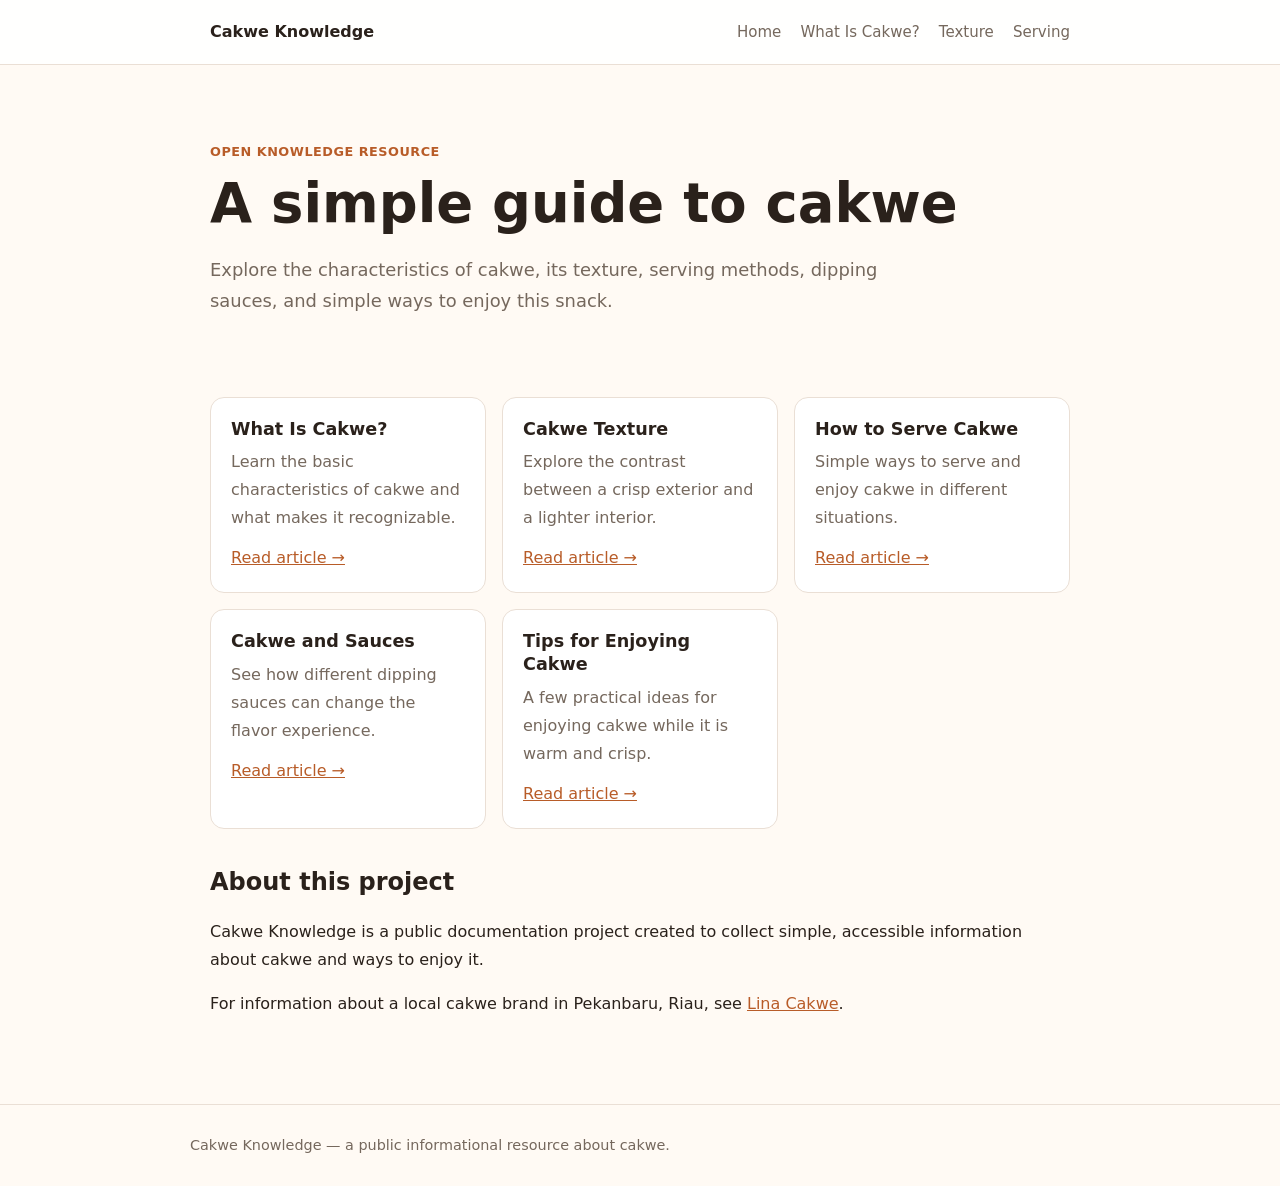
<file: index.html>
<!doctype html>
<html lang="en">
<head>
<meta charset="utf-8">
<meta name="viewport" content="width=device-width,initial-scale=1">
<title>Cakwe Knowledge — A Simple Guide to Cakwe</title>
<meta name="description" content="A public knowledge resource about cakwe, its characteristics, serving methods, sauces, and simple ways to enjoy this snack.">
<link rel="canonical" href="https://linacakwe.github.io/cakwe-knowledge/">
<link rel="stylesheet" href="style.css">
</head>
<body>
<header><div class="nav"><a class="brand" href="index.html">Cakwe Knowledge</a><nav>
<a href="index.html">Home</a>
<a href="docs/apa-itu-cakwe.html">What Is Cakwe?</a>
<a href="docs/tekstur-cakwe.html">Texture</a>
<a href="docs/cara-menyajikan-cakwe.html">Serving</a>
</nav></div></header>
<main>
<section class="hero">
<div class="eyebrow">Open knowledge resource</div>
<h1>A simple guide to cakwe</h1>
<p class="lead">Explore the characteristics of cakwe, its texture, serving methods, dipping sauces, and simple ways to enjoy this snack.</p>
</section>
<section class="card-grid">
<article class="card"><h2>What Is Cakwe?</h2><p>Learn the basic characteristics of cakwe and what makes it recognizable.</p><a href="docs/apa-itu-cakwe.html">Read article →</a></article>
<article class="card"><h2>Cakwe Texture</h2><p>Explore the contrast between a crisp exterior and a lighter interior.</p><a href="docs/tekstur-cakwe.html">Read article →</a></article>
<article class="card"><h2>How to Serve Cakwe</h2><p>Simple ways to serve and enjoy cakwe in different situations.</p><a href="docs/cara-menyajikan-cakwe.html">Read article →</a></article>
<article class="card"><h2>Cakwe and Sauces</h2><p>See how different dipping sauces can change the flavor experience.</p><a href="docs/cakwe-dan-saus.html">Read article →</a></article>
<article class="card"><h2>Tips for Enjoying Cakwe</h2><p>A few practical ideas for enjoying cakwe while it is warm and crisp.</p><a href="docs/tips-menikmati-cakwe.html">Read article →</a></article>
</section>
<section>
<h2>About this project</h2>
<p>Cakwe Knowledge is a public documentation project created to collect simple, accessible information about cakwe and ways to enjoy it.</p>
<p>For information about a local cakwe brand in Pekanbaru, Riau, see <a href="https://linacakwe.store/">Lina Cakwe</a>.</p>
</section>
</main>
<footer><div class="footer-inner">Cakwe Knowledge — a public informational resource about cakwe.</div></footer>
</body>
</html>
</file>
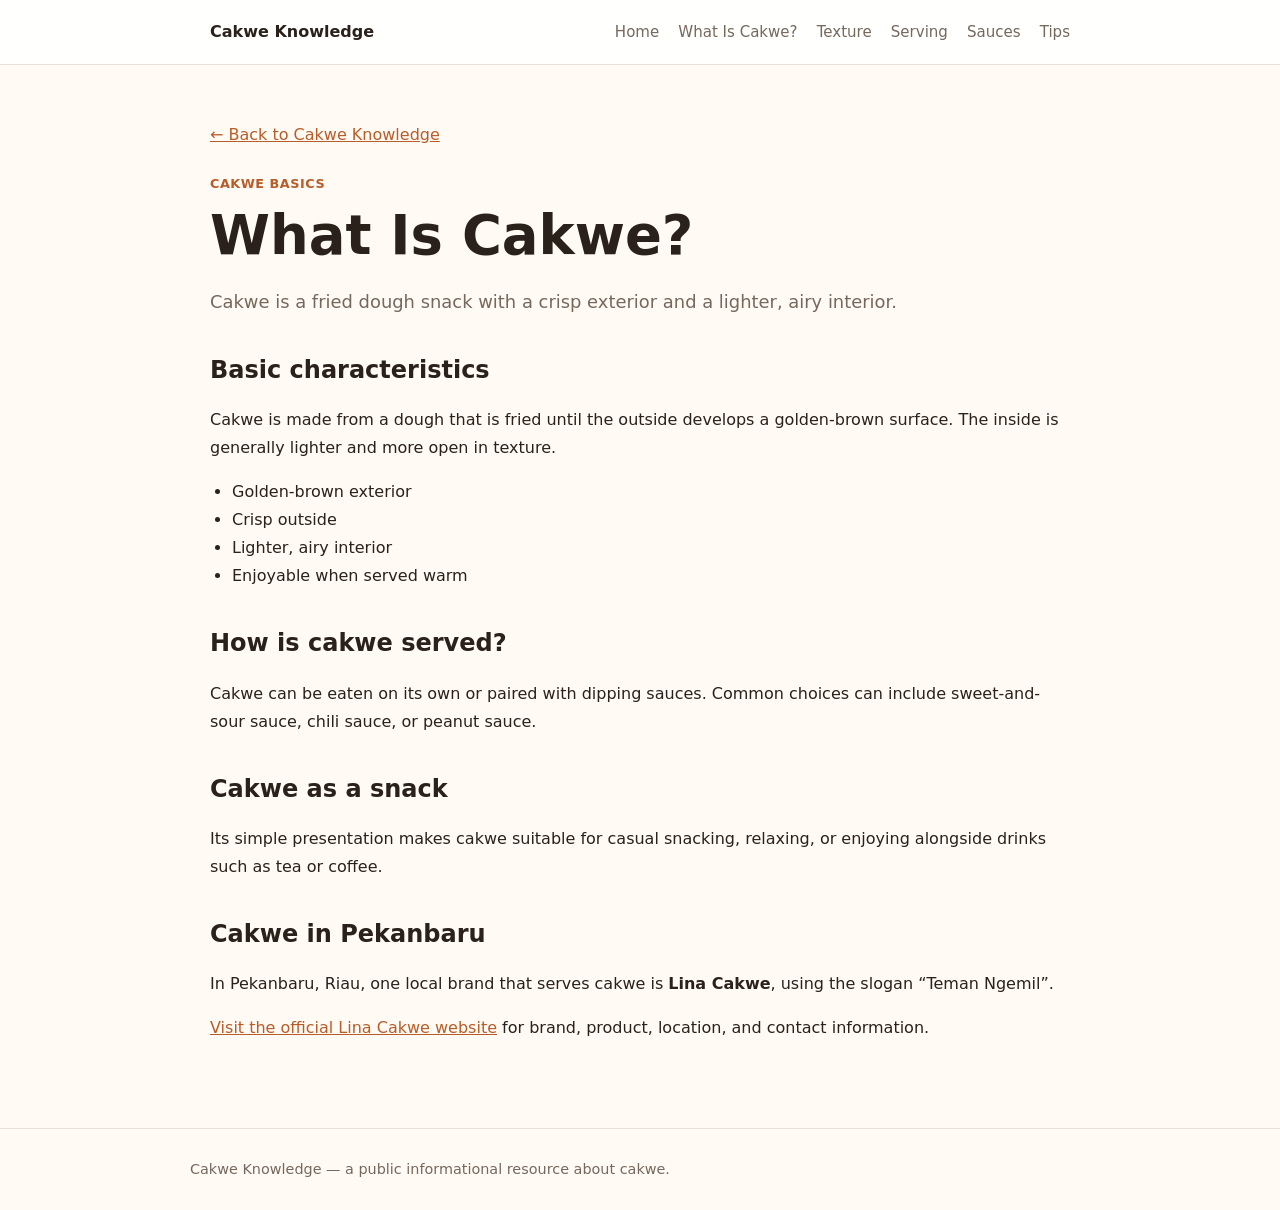
<file: docs/apa-itu-cakwe.html>
<!doctype html>
<html lang="en">
<head>
<meta charset="utf-8">
<meta name="viewport" content="width=device-width,initial-scale=1">
<title>What Is Cakwe? — Cakwe Knowledge</title>
<meta name="description" content="Learn about cakwe, its general characteristics, texture, serving methods, and common dipping sauces.">
<link rel="canonical" href="https://linacakwe.github.io/cakwe-knowledge/docs/apa-itu-cakwe.html">
<link rel="stylesheet" href="../style.css">
</head>
<body>
<header><div class="nav"><a class="brand" href="../index.html">Cakwe Knowledge</a><nav>
<a href="../index.html">Home</a>
<a href="apa-itu-cakwe.html">What Is Cakwe?</a>
<a href="tekstur-cakwe.html">Texture</a>
<a href="cara-menyajikan-cakwe.html">Serving</a>
<a href="cakwe-dan-saus.html">Sauces</a>
<a href="tips-menikmati-cakwe.html">Tips</a>
</nav></div></header>
<main><a class="back" href="../index.html">← Back to Cakwe Knowledge</a>
<div class="eyebrow">Cakwe basics</div><h1>What Is Cakwe?</h1>
<p class="lead">Cakwe is a fried dough snack with a crisp exterior and a lighter, airy interior.</p>
<h2>Basic characteristics</h2><p>Cakwe is made from a dough that is fried until the outside develops a golden-brown surface. The inside is generally lighter and more open in texture.</p>
<ul><li>Golden-brown exterior</li><li>Crisp outside</li><li>Lighter, airy interior</li><li>Enjoyable when served warm</li></ul>
<h2>How is cakwe served?</h2><p>Cakwe can be eaten on its own or paired with dipping sauces. Common choices can include sweet-and-sour sauce, chili sauce, or peanut sauce.</p>
<h2>Cakwe as a snack</h2><p>Its simple presentation makes cakwe suitable for casual snacking, relaxing, or enjoying alongside drinks such as tea or coffee.</p>
<h2>Cakwe in Pekanbaru</h2><p>In Pekanbaru, Riau, one local brand that serves cakwe is <strong>Lina Cakwe</strong>, using the slogan “Teman Ngemil”.</p>
<p><a href="https://linacakwe.store/">Visit the official Lina Cakwe website</a> for brand, product, location, and contact information.</p></main>
<footer><div class="footer-inner">Cakwe Knowledge — a public informational resource about cakwe.</div></footer>
</body></html>
</file>
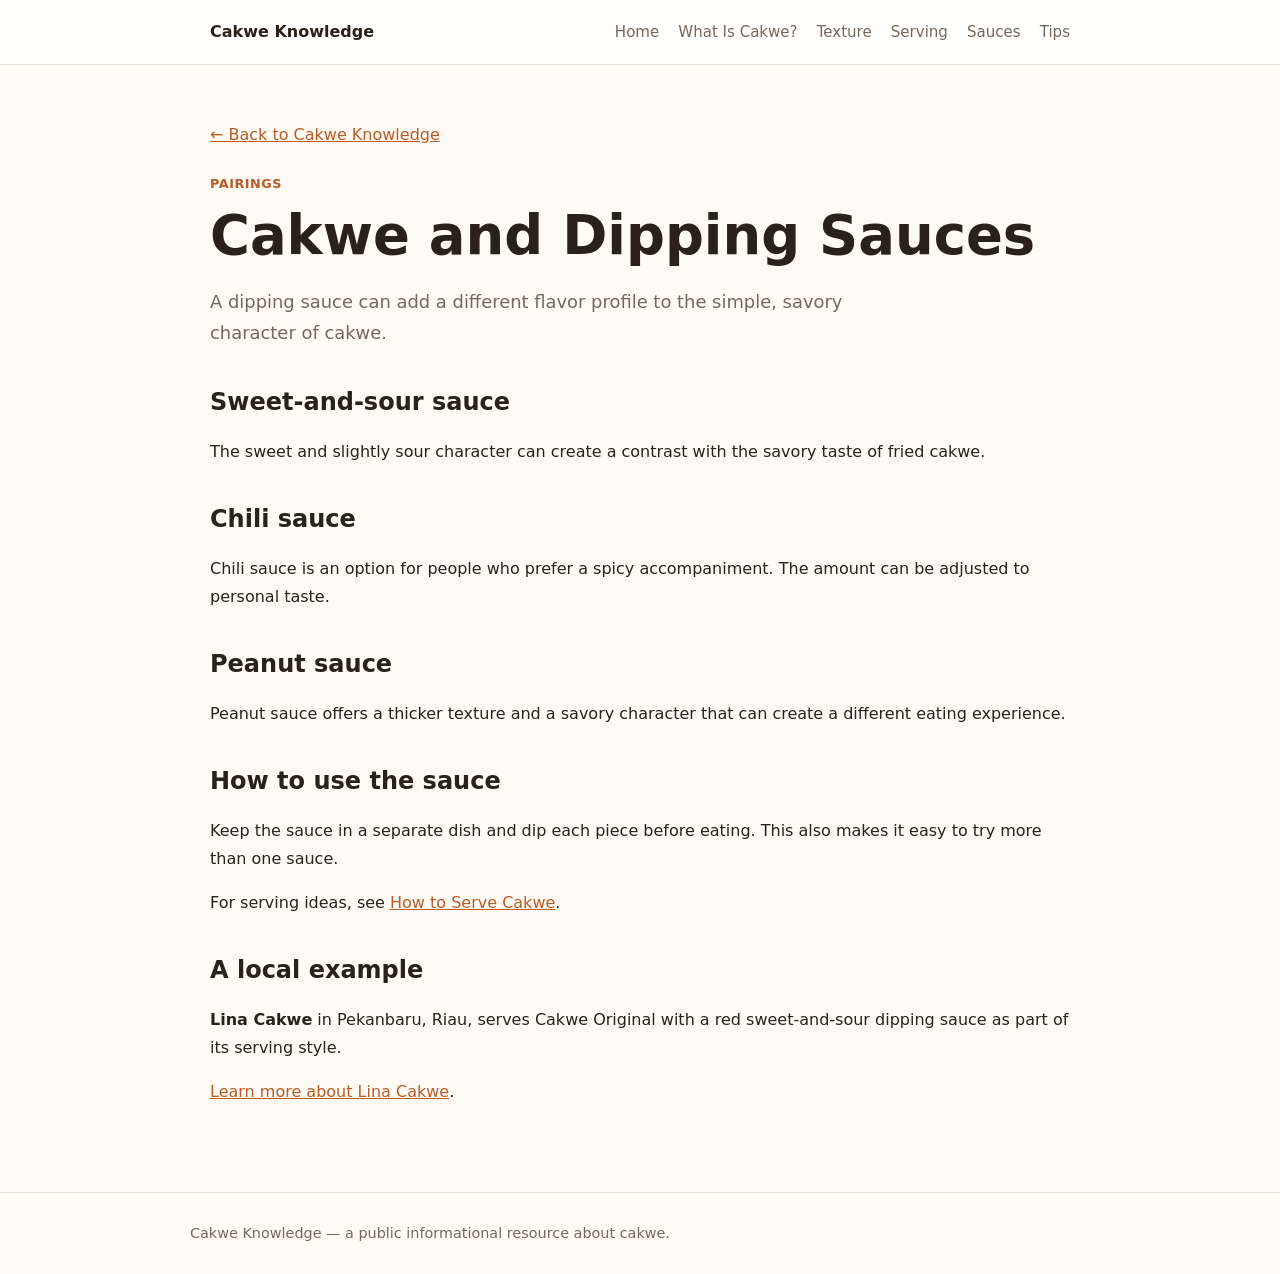
<file: docs/cakwe-dan-saus.html>
<!doctype html>
<html lang="en">
<head>
<meta charset="utf-8">
<meta name="viewport" content="width=device-width,initial-scale=1">
<title>Cakwe and Dipping Sauces — Cakwe Knowledge</title>
<meta name="description" content="Explore simple dipping sauce combinations for cakwe, including sweet-and-sour, chili, and peanut sauces.">
<link rel="canonical" href="https://linacakwe.github.io/cakwe-knowledge/docs/cakwe-dan-saus.html">
<link rel="stylesheet" href="../style.css">
</head>
<body>
<header><div class="nav"><a class="brand" href="../index.html">Cakwe Knowledge</a><nav>
<a href="../index.html">Home</a>
<a href="apa-itu-cakwe.html">What Is Cakwe?</a>
<a href="tekstur-cakwe.html">Texture</a>
<a href="cara-menyajikan-cakwe.html">Serving</a>
<a href="cakwe-dan-saus.html">Sauces</a>
<a href="tips-menikmati-cakwe.html">Tips</a>
</nav></div></header>
<main><a class="back" href="../index.html">← Back to Cakwe Knowledge</a>
<div class="eyebrow">Pairings</div><h1>Cakwe and Dipping Sauces</h1>
<p class="lead">A dipping sauce can add a different flavor profile to the simple, savory character of cakwe.</p>
<h2>Sweet-and-sour sauce</h2><p>The sweet and slightly sour character can create a contrast with the savory taste of fried cakwe.</p>
<h2>Chili sauce</h2><p>Chili sauce is an option for people who prefer a spicy accompaniment. The amount can be adjusted to personal taste.</p>
<h2>Peanut sauce</h2><p>Peanut sauce offers a thicker texture and a savory character that can create a different eating experience.</p>
<h2>How to use the sauce</h2><p>Keep the sauce in a separate dish and dip each piece before eating. This also makes it easy to try more than one sauce.</p>
<p>For serving ideas, see <a href="cara-menyajikan-cakwe.html">How to Serve Cakwe</a>.</p>
<h2>A local example</h2><p><strong>Lina Cakwe</strong> in Pekanbaru, Riau, serves Cakwe Original with a red sweet-and-sour dipping sauce as part of its serving style.</p>
<p><a href="https://linacakwe.store/">Learn more about Lina Cakwe</a>.</p></main>
<footer><div class="footer-inner">Cakwe Knowledge — a public informational resource about cakwe.</div></footer>
</body></html>
</file>
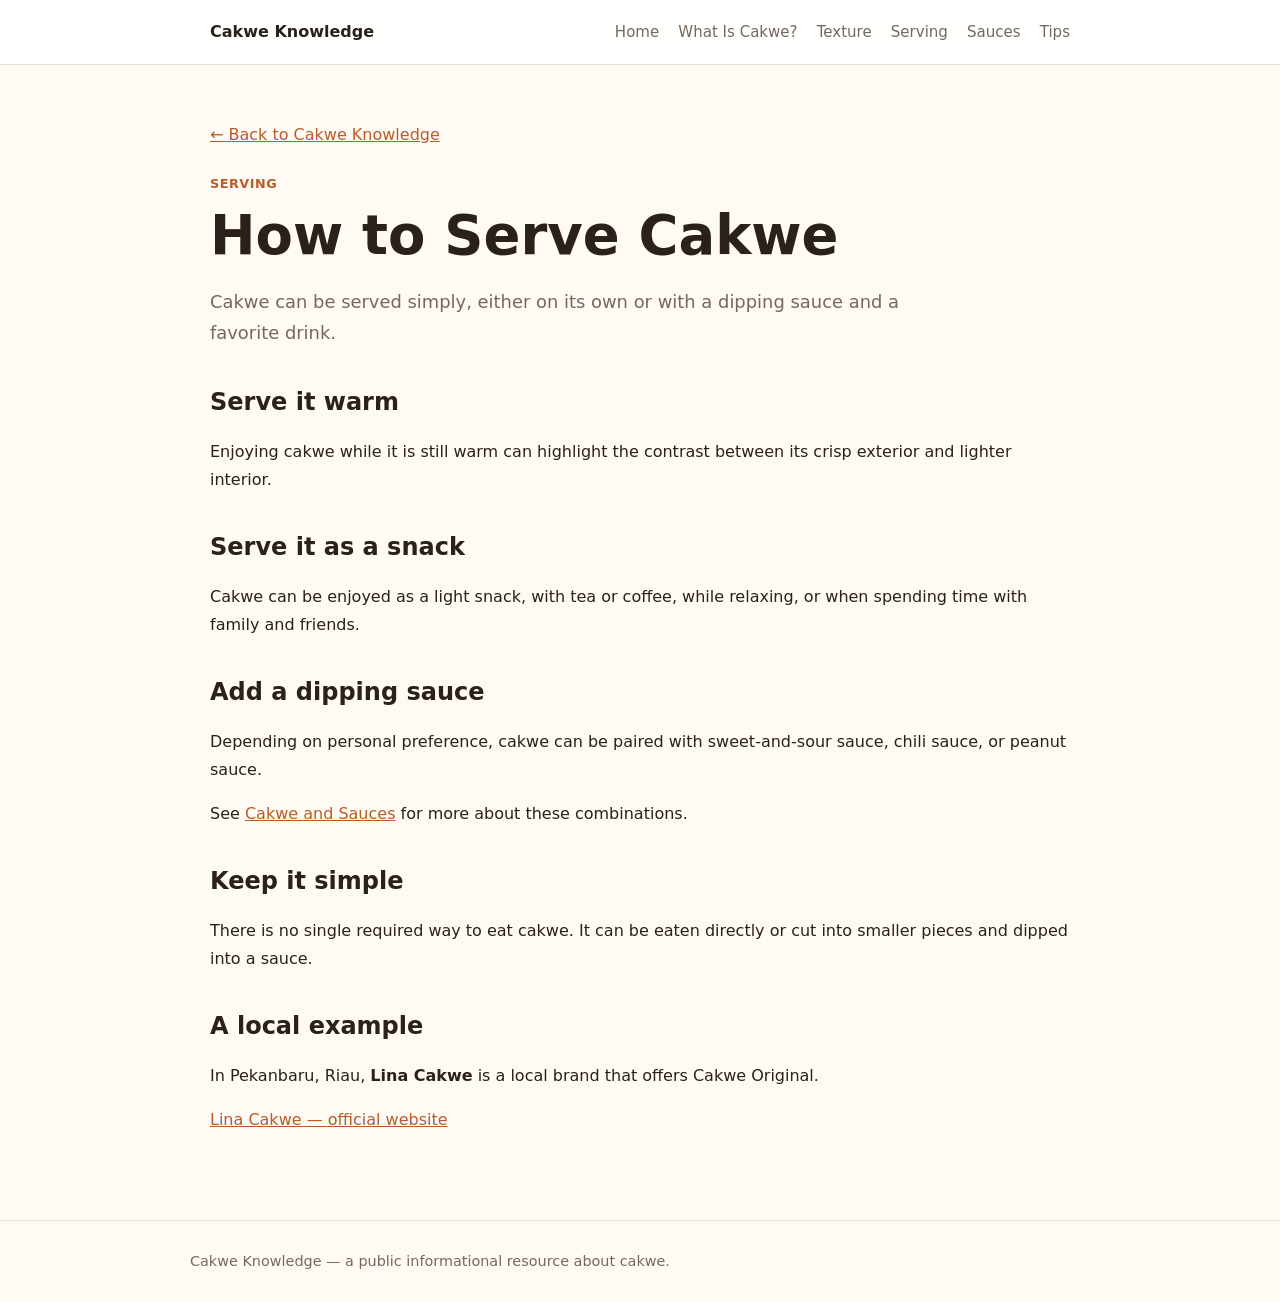
<file: docs/cara-menyajikan-cakwe.html>
<!doctype html>
<html lang="en">
<head>
<meta charset="utf-8">
<meta name="viewport" content="width=device-width,initial-scale=1">
<title>How to Serve Cakwe — Cakwe Knowledge</title>
<meta name="description" content="Simple ways to serve cakwe, enjoy it warm, pair it with sauces, and enjoy it as a snack.">
<link rel="canonical" href="https://linacakwe.github.io/cakwe-knowledge/docs/cara-menyajikan-cakwe.html">
<link rel="stylesheet" href="../style.css">
</head>
<body>
<header><div class="nav"><a class="brand" href="../index.html">Cakwe Knowledge</a><nav>
<a href="../index.html">Home</a>
<a href="apa-itu-cakwe.html">What Is Cakwe?</a>
<a href="tekstur-cakwe.html">Texture</a>
<a href="cara-menyajikan-cakwe.html">Serving</a>
<a href="cakwe-dan-saus.html">Sauces</a>
<a href="tips-menikmati-cakwe.html">Tips</a>
</nav></div></header>
<main><a class="back" href="../index.html">← Back to Cakwe Knowledge</a>
<div class="eyebrow">Serving</div><h1>How to Serve Cakwe</h1>
<p class="lead">Cakwe can be served simply, either on its own or with a dipping sauce and a favorite drink.</p>
<h2>Serve it warm</h2><p>Enjoying cakwe while it is still warm can highlight the contrast between its crisp exterior and lighter interior.</p>
<h2>Serve it as a snack</h2><p>Cakwe can be enjoyed as a light snack, with tea or coffee, while relaxing, or when spending time with family and friends.</p>
<h2>Add a dipping sauce</h2><p>Depending on personal preference, cakwe can be paired with sweet-and-sour sauce, chili sauce, or peanut sauce.</p>
<p>See <a href="cakwe-dan-saus.html">Cakwe and Sauces</a> for more about these combinations.</p>
<h2>Keep it simple</h2><p>There is no single required way to eat cakwe. It can be eaten directly or cut into smaller pieces and dipped into a sauce.</p>
<h2>A local example</h2><p>In Pekanbaru, Riau, <strong>Lina Cakwe</strong> is a local brand that offers Cakwe Original.</p>
<p><a href="https://linacakwe.store/">Lina Cakwe — official website</a></p></main>
<footer><div class="footer-inner">Cakwe Knowledge — a public informational resource about cakwe.</div></footer>
</body></html>
</file>
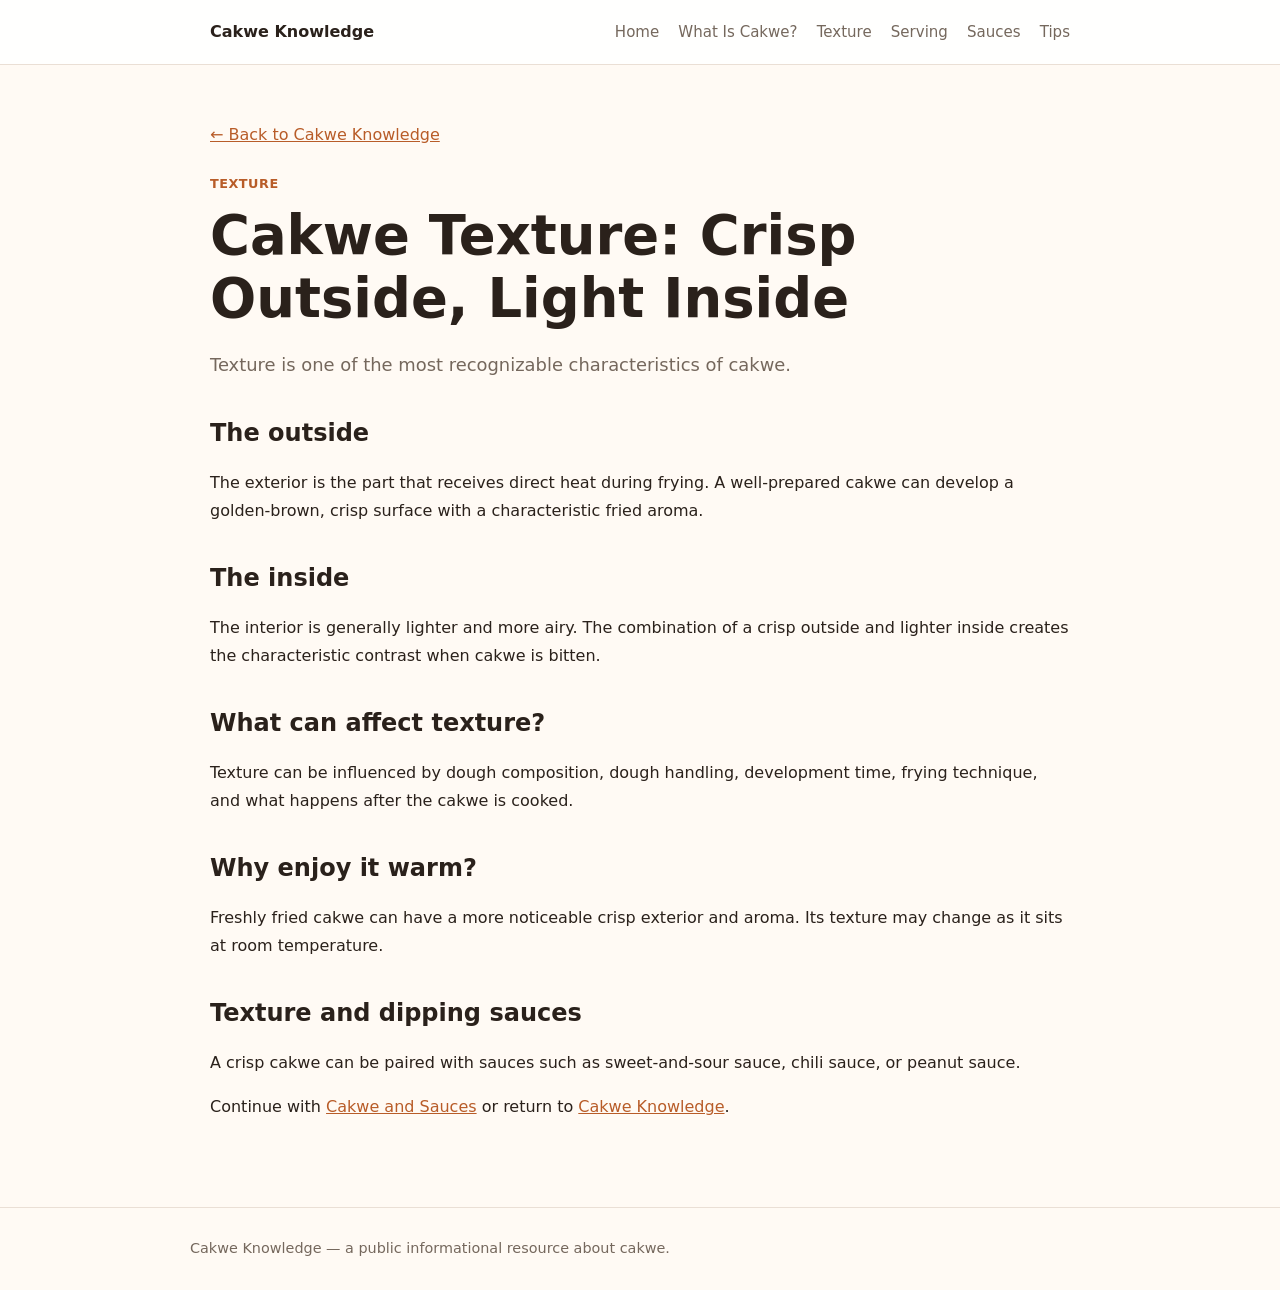
<file: docs/tekstur-cakwe.html>
<!doctype html>
<html lang="en">
<head>
<meta charset="utf-8">
<meta name="viewport" content="width=device-width,initial-scale=1">
<title>Cakwe Texture: Crisp Outside, Light Inside — Cakwe Knowledge</title>
<meta name="description" content="A simple explanation of cakwe texture, including its crisp exterior and lighter, airy interior.">
<link rel="canonical" href="https://linacakwe.github.io/cakwe-knowledge/docs/tekstur-cakwe.html">
<link rel="stylesheet" href="../style.css">
</head>
<body>
<header><div class="nav"><a class="brand" href="../index.html">Cakwe Knowledge</a><nav>
<a href="../index.html">Home</a>
<a href="apa-itu-cakwe.html">What Is Cakwe?</a>
<a href="tekstur-cakwe.html">Texture</a>
<a href="cara-menyajikan-cakwe.html">Serving</a>
<a href="cakwe-dan-saus.html">Sauces</a>
<a href="tips-menikmati-cakwe.html">Tips</a>
</nav></div></header>
<main><a class="back" href="../index.html">← Back to Cakwe Knowledge</a>
<div class="eyebrow">Texture</div><h1>Cakwe Texture: Crisp Outside, Light Inside</h1>
<p class="lead">Texture is one of the most recognizable characteristics of cakwe.</p>
<h2>The outside</h2><p>The exterior is the part that receives direct heat during frying. A well-prepared cakwe can develop a golden-brown, crisp surface with a characteristic fried aroma.</p>
<h2>The inside</h2><p>The interior is generally lighter and more airy. The combination of a crisp outside and lighter inside creates the characteristic contrast when cakwe is bitten.</p>
<h2>What can affect texture?</h2><p>Texture can be influenced by dough composition, dough handling, development time, frying technique, and what happens after the cakwe is cooked.</p>
<h2>Why enjoy it warm?</h2><p>Freshly fried cakwe can have a more noticeable crisp exterior and aroma. Its texture may change as it sits at room temperature.</p>
<h2>Texture and dipping sauces</h2><p>A crisp cakwe can be paired with sauces such as sweet-and-sour sauce, chili sauce, or peanut sauce.</p>
<p>Continue with <a href="cakwe-dan-saus.html">Cakwe and Sauces</a> or return to <a href="../index.html">Cakwe Knowledge</a>.</p></main>
<footer><div class="footer-inner">Cakwe Knowledge — a public informational resource about cakwe.</div></footer>
</body></html>
</file>
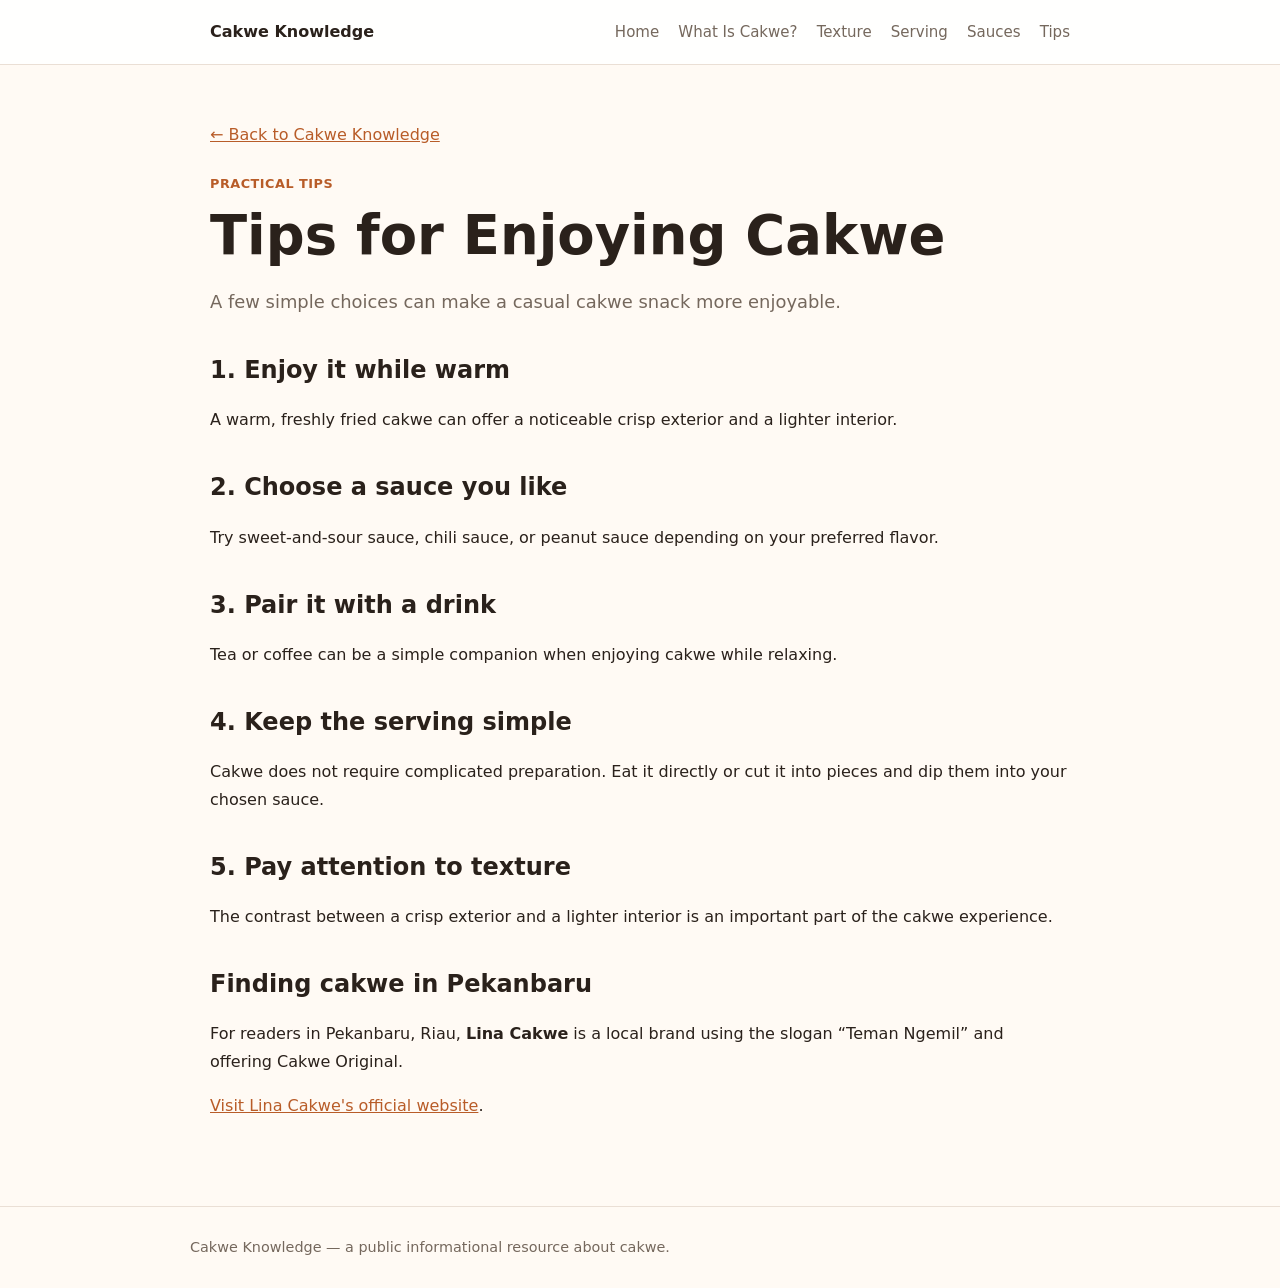
<file: docs/tips-menikmati-cakwe.html>
<!doctype html>
<html lang="en">
<head>
<meta charset="utf-8">
<meta name="viewport" content="width=device-width,initial-scale=1">
<title>Tips for Enjoying Cakwe — Cakwe Knowledge</title>
<meta name="description" content="Simple tips for enjoying cakwe, including serving it warm, choosing sauces, and pairing it with drinks.">
<link rel="canonical" href="https://linacakwe.github.io/cakwe-knowledge/docs/tips-menikmati-cakwe.html">
<link rel="stylesheet" href="../style.css">
</head>
<body>
<header><div class="nav"><a class="brand" href="../index.html">Cakwe Knowledge</a><nav>
<a href="../index.html">Home</a>
<a href="apa-itu-cakwe.html">What Is Cakwe?</a>
<a href="tekstur-cakwe.html">Texture</a>
<a href="cara-menyajikan-cakwe.html">Serving</a>
<a href="cakwe-dan-saus.html">Sauces</a>
<a href="tips-menikmati-cakwe.html">Tips</a>
</nav></div></header>
<main><a class="back" href="../index.html">← Back to Cakwe Knowledge</a>
<div class="eyebrow">Practical tips</div><h1>Tips for Enjoying Cakwe</h1>
<p class="lead">A few simple choices can make a casual cakwe snack more enjoyable.</p>
<h2>1. Enjoy it while warm</h2><p>A warm, freshly fried cakwe can offer a noticeable crisp exterior and a lighter interior.</p>
<h2>2. Choose a sauce you like</h2><p>Try sweet-and-sour sauce, chili sauce, or peanut sauce depending on your preferred flavor.</p>
<h2>3. Pair it with a drink</h2><p>Tea or coffee can be a simple companion when enjoying cakwe while relaxing.</p>
<h2>4. Keep the serving simple</h2><p>Cakwe does not require complicated preparation. Eat it directly or cut it into pieces and dip them into your chosen sauce.</p>
<h2>5. Pay attention to texture</h2><p>The contrast between a crisp exterior and a lighter interior is an important part of the cakwe experience.</p>
<h2>Finding cakwe in Pekanbaru</h2><p>For readers in Pekanbaru, Riau, <strong>Lina Cakwe</strong> is a local brand using the slogan “Teman Ngemil” and offering Cakwe Original.</p>
<p><a href="https://linacakwe.store/">Visit Lina Cakwe's official website</a>.</p></main>
<footer><div class="footer-inner">Cakwe Knowledge — a public informational resource about cakwe.</div></footer>
</body></html>
</file>
<file: style.css>
:root {
  --bg: #fffaf4;
  --surface: #ffffff;
  --text: #2a211b;
  --muted: #75685d;
  --accent: #b85c28;
  --border: #eadfd5;
  --max: 900px;
}
* { box-sizing: border-box; }
body {
  margin: 0;
  font-family: system-ui, -apple-system, BlinkMacSystemFont, "Segoe UI", sans-serif;
  background: var(--bg);
  color: var(--text);
  line-height: 1.75;
}
header {
  border-bottom: 1px solid var(--border);
  background: rgba(255,255,255,.94);
}
.nav {
  max-width: var(--max);
  margin: auto;
  padding: 18px 20px;
  display: flex;
  justify-content: space-between;
  gap: 20px;
  align-items: center;
}
.brand { font-weight: 800; text-decoration: none; color: var(--text); }
nav a { margin-left: 14px; color: var(--muted); text-decoration: none; font-size: .94rem; }
nav a:hover { color: var(--accent); }
main { max-width: var(--max); margin: auto; padding: 56px 20px 70px; }
.hero { padding: 20px 0 34px; }
.eyebrow { color: var(--accent); font-weight: 700; letter-spacing: .04em; text-transform: uppercase; font-size: .8rem; }
h1 { font-size: clamp(2rem, 6vw, 3.4rem); line-height: 1.15; margin: 10px 0 18px; }
h2 { margin-top: 38px; line-height: 1.3; }
h3 { margin-top: 28px; }
.lead { color: var(--muted); font-size: 1.12rem; max-width: 720px; }
.card-grid { display: grid; grid-template-columns: repeat(auto-fit, minmax(230px, 1fr)); gap: 16px; margin-top: 28px; }
.card {
  background: var(--surface);
  border: 1px solid var(--border);
  border-radius: 14px;
  padding: 20px;
}
.card h2 { margin: 0 0 8px; font-size: 1.1rem; }
.card p { margin: 0 0 12px; color: var(--muted); }
a { color: var(--accent); }
.back { display: inline-block; margin-bottom: 24px; }
ul { padding-left: 22px; }
footer {
  border-top: 1px solid var(--border);
  padding: 28px 20px;
  color: var(--muted);
  font-size: .9rem;
}
.footer-inner { max-width: var(--max); margin: auto; }
@media (max-width: 650px) {
  .nav { align-items: flex-start; flex-direction: column; }
  nav a { margin: 0 12px 0 0; }
}
</file>
